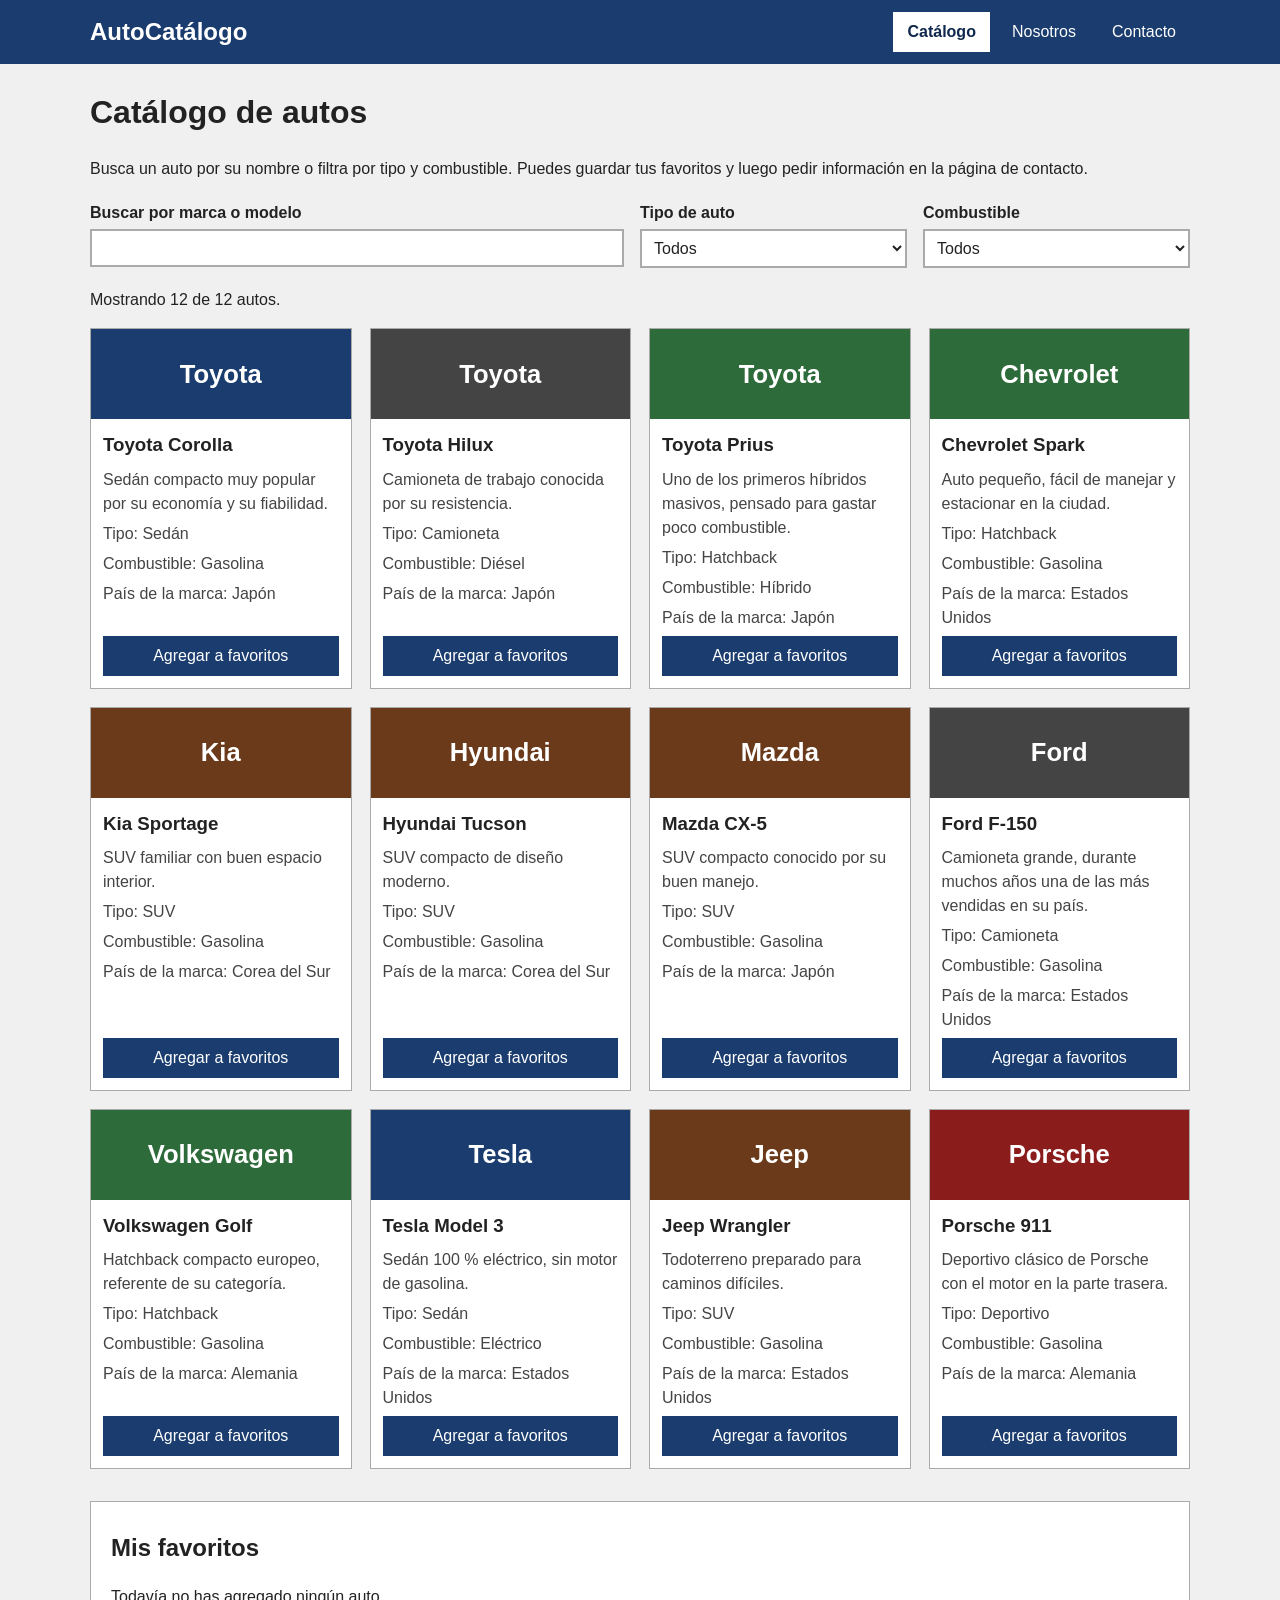
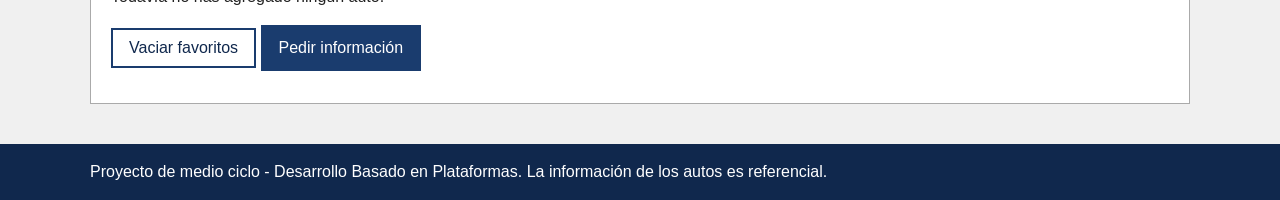
<file: index.html>
<!DOCTYPE html>
<html lang="es">
<head>
  <meta charset="utf-8">
  <meta name="viewport" content="width=device-width, initial-scale=1">
  <title>Catálogo | AutoCatálogo</title>
  <meta name="description" content="Catálogo de autos reales con búsqueda y filtros.">
  <link rel="stylesheet" href="css/styles.css">
</head>
<body>
  <a class="salto" href="#contenido">Saltar al contenido</a>
  <header class="cabecera">
    <div class="contenedor barra">
      <p class="logo">AutoCatálogo</p>
      <button class="menu-boton" type="button" aria-expanded="false" aria-controls="menu">Menú</button>
      <nav aria-label="Principal">
        <ul id="menu" class="menu">
          <li><a href="index.html" aria-current="page">Catálogo</a></li>
          <li><a href="nosotros.html">Nosotros</a></li>
          <li><a href="contacto.html">Contacto</a></li>
        </ul>
      </nav>
    </div>
  </header>
  <main id="contenido" class="contenedor">
    <h1>Catálogo de autos</h1>
    <p>Busca un auto por su nombre o filtra por tipo y combustible. Puedes guardar tus favoritos y luego pedir información en la página de contacto.</p>

    <section aria-labelledby="t-filtros" class="filtros">
      <h2 id="t-filtros" class="oculto">Buscar y filtrar</h2>
      <div class="campo">
        <label for="buscar">Buscar por marca o modelo</label>
        <input type="search" id="buscar" name="buscar" autocomplete="off">
      </div>
      <div class="campo">
        <label for="tipo">Tipo de auto</label>
        <select id="tipo" name="tipo">
          <option value="todos">Todos</option>
          <option value="Sedán">Sedán</option>
          <option value="Hatchback">Hatchback</option>
          <option value="SUV">SUV</option>
          <option value="Camioneta">Camioneta</option>
          <option value="Deportivo">Deportivo</option>
        </select>
      </div>
      <div class="campo">
        <label for="combustible">Combustible</label>
        <select id="combustible" name="combustible">
          <option value="todos">Todos</option>
          <option value="Gasolina">Gasolina</option>
          <option value="Diésel">Diésel</option>
          <option value="Híbrido">Híbrido</option>
          <option value="Eléctrico">Eléctrico</option>
        </select>
      </div>
    </section>

    <p id="estado" role="status"></p>
    <section aria-labelledby="t-autos">
      <h2 id="t-autos" class="oculto">Lista de autos</h2>
      <ul id="autos" class="rejilla"></ul>
    </section>

    <section aria-labelledby="t-fav" class="favoritos">
      <h2 id="t-fav">Mis favoritos</h2>
      <p id="fav-vacio">Todavía no has agregado ningún auto.</p>
      <ul id="favoritos"></ul>
      <p>
        <button type="button" id="vaciar" class="boton boton-sec">Vaciar favoritos</button>
        <a class="boton" href="contacto.html">Pedir información</a>
      </p>
    </section>
  </main>
  <footer class="pie">
    <div class="contenedor">
      <p>Proyecto de medio ciclo - Desarrollo Basado en Plataformas. La información de los autos es referencial.</p>
    </div>
  </footer>
  <script src="js/datos.js" defer></script>
  <script src="js/main.js" defer></script>
  <script src="js/catalogo.js" defer></script>
</body>
</html>
</file>
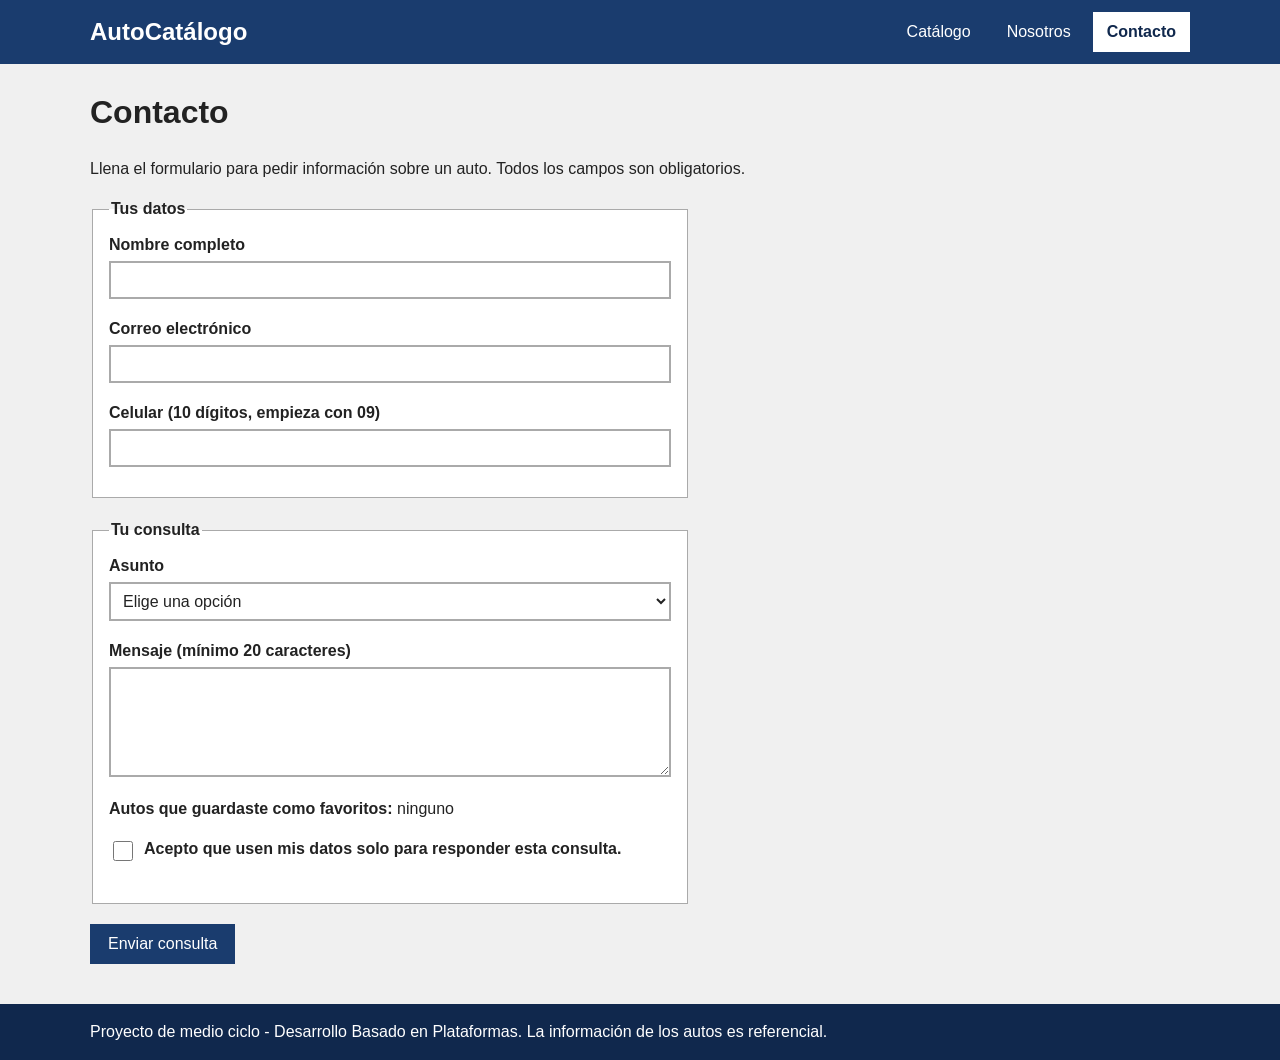
<file: contacto.html>
<!DOCTYPE html>
<html lang="es">
<head>
  <meta charset="utf-8">
  <meta name="viewport" content="width=device-width, initial-scale=1">
  <title>Contacto | AutoCatálogo</title>
  <meta name="description" content="Formulario de contacto para pedir información de un auto.">
  <link rel="stylesheet" href="css/styles.css">
</head>
<body>
  <a class="salto" href="#contenido">Saltar al contenido</a>
  <header class="cabecera">
    <div class="contenedor barra">
      <p class="logo">AutoCatálogo</p>
      <button class="menu-boton" type="button" aria-expanded="false" aria-controls="menu">Menú</button>
      <nav aria-label="Principal">
        <ul id="menu" class="menu">
          <li><a href="index.html">Catálogo</a></li>
          <li><a href="nosotros.html">Nosotros</a></li>
          <li><a href="contacto.html" aria-current="page">Contacto</a></li>
        </ul>
      </nav>
    </div>
  </header>
  <main id="contenido" class="contenedor">
    <h1>Contacto</h1>
    <p>Llena el formulario para pedir información sobre un auto. Todos los campos son obligatorios.</p>
    <p id="resumen" class="resumen" role="alert" tabindex="-1" hidden></p>
    <p id="exito" class="exito" role="status" tabindex="-1" hidden></p>
    <form id="formulario" novalidate>
      <fieldset>
        <legend>Tus datos</legend>
        <div class="campo">
          <label for="nombre">Nombre completo</label>
          <input type="text" id="nombre" name="nombre" autocomplete="name" aria-describedby="error-nombre" required>
          <p class="error" id="error-nombre"></p>
        </div>
        <div class="campo">
          <label for="correo">Correo electrónico</label>
          <input type="email" id="correo" name="correo" autocomplete="email" aria-describedby="error-correo" required>
          <p class="error" id="error-correo"></p>
        </div>
        <div class="campo">
          <label for="telefono">Celular (10 dígitos, empieza con 09)</label>
          <input type="tel" id="telefono" name="telefono" autocomplete="tel" inputmode="numeric" maxlength="10" aria-describedby="error-telefono" required>
          <p class="error" id="error-telefono"></p>
        </div>
      </fieldset>
      <fieldset>
        <legend>Tu consulta</legend>
        <div class="campo">
          <label for="asunto">Asunto</label>
          <select id="asunto" name="asunto" aria-describedby="error-asunto" required>
            <option value="">Elige una opción</option>
            <option value="Informacion">Información de un auto</option>
            <option value="Prueba">Prueba de manejo</option>
            <option value="Otro">Otro tema</option>
          </select>
          <p class="error" id="error-asunto"></p>
        </div>
        <div class="campo">
          <label for="mensaje">Mensaje (mínimo 20 caracteres)</label>
          <textarea id="mensaje" name="mensaje" rows="5" aria-describedby="error-mensaje" required></textarea>
          <p class="error" id="error-mensaje"></p>
        </div>
        <p><strong>Autos que guardaste como favoritos:</strong> <span id="interes">ninguno</span></p>
        <div class="campo campo-check">
          <input type="checkbox" id="acepta" name="acepta" aria-describedby="error-acepta" required>
          <label for="acepta">Acepto que usen mis datos solo para responder esta consulta.</label>
          <p class="error" id="error-acepta"></p>
        </div>
      </fieldset>
      <button type="submit" class="boton">Enviar consulta</button>
    </form>
  </main>
  <footer class="pie">
    <div class="contenedor">
      <p>Proyecto de medio ciclo - Desarrollo Basado en Plataformas. La información de los autos es referencial.</p>
    </div>
  </footer>
  <script src="js/datos.js" defer></script>
  <script src="js/main.js" defer></script>
  <script src="js/contacto.js" defer></script>
</body>
</html>
</file>
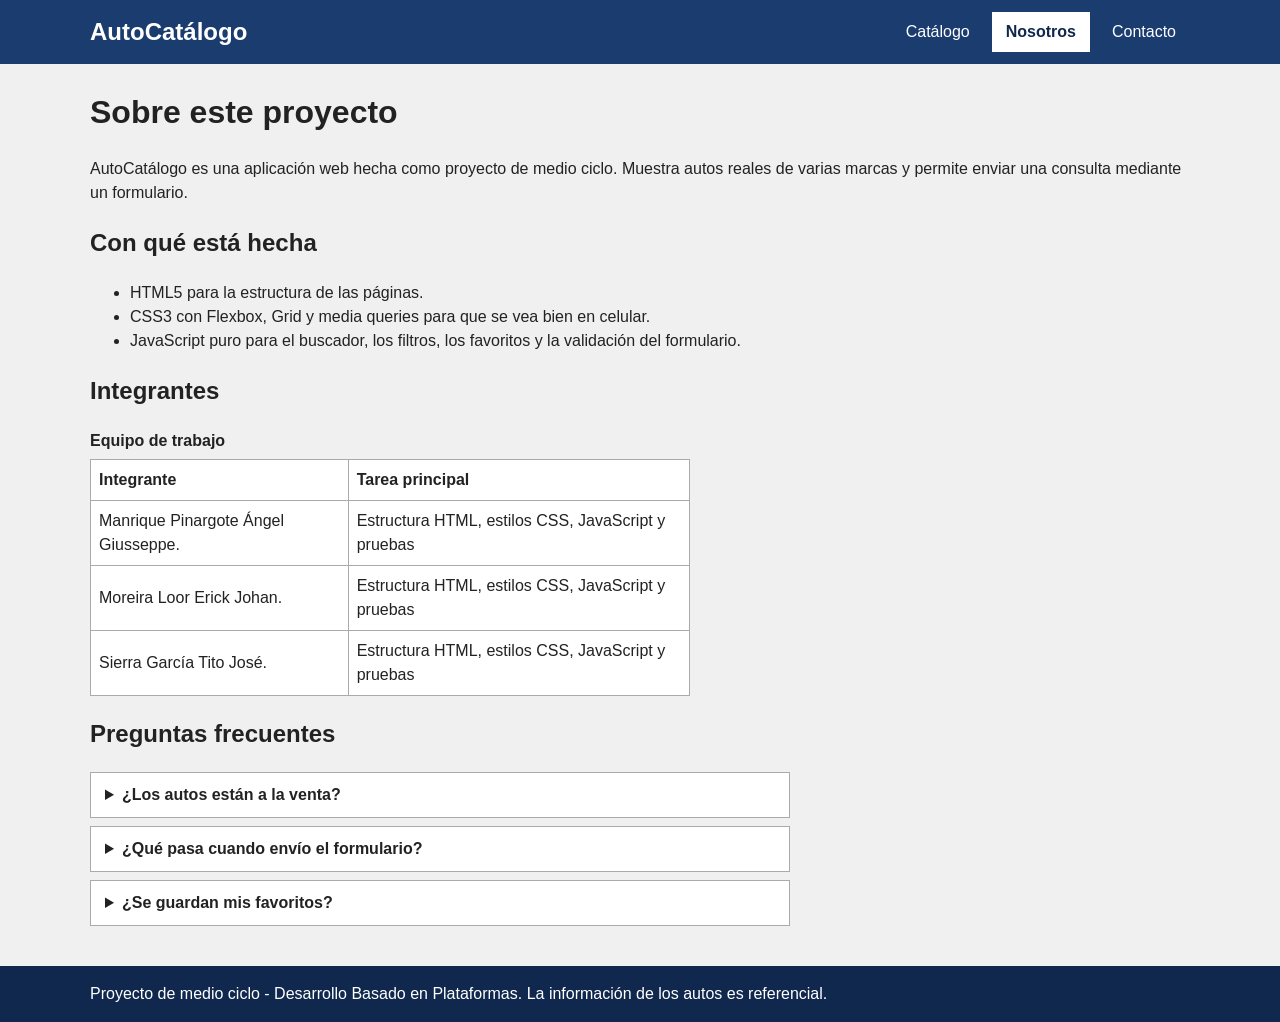
<file: nosotros.html>
<!DOCTYPE html>
<html lang="es">
<head>
  <meta charset="utf-8">
  <meta name="viewport" content="width=device-width, initial-scale=1">
  <title>Nosotros | AutoCatálogo</title>
  <meta name="description" content="Información sobre el proyecto AutoCatálogo.">
  <link rel="stylesheet" href="css/styles.css">
</head>
<body>
  <a class="salto" href="#contenido">Saltar al contenido</a>
  <header class="cabecera">
    <div class="contenedor barra">
      <p class="logo">AutoCatálogo</p>
      <button class="menu-boton" type="button" aria-expanded="false" aria-controls="menu">Menú</button>
      <nav aria-label="Principal">
        <ul id="menu" class="menu">
          <li><a href="index.html">Catálogo</a></li>
          <li><a href="nosotros.html" aria-current="page">Nosotros</a></li>
          <li><a href="contacto.html">Contacto</a></li>
        </ul>
      </nav>
    </div>
  </header>
  <main id="contenido" class="contenedor">
    <h1>Sobre este proyecto</h1>
    <p>AutoCatálogo es una aplicación web hecha como proyecto de medio ciclo. Muestra autos reales de varias marcas y permite enviar una consulta mediante un formulario.</p>

    <section aria-labelledby="t-hecho">
      <h2 id="t-hecho">Con qué está hecha</h2>
      <ul>
        <li>HTML5 para la estructura de las páginas.</li>
        <li>CSS3 con Flexbox, Grid y media queries para que se vea bien en celular.</li>
        <li>JavaScript puro para el buscador, los filtros, los favoritos y la validación del formulario.</li>
      </ul>
    </section>

    <section aria-labelledby="t-integrantes">
      <h2 id="t-integrantes">Integrantes</h2>
      <table class="tabla">
        <caption>Equipo de trabajo</caption>
        <thead><tr><th scope="col">Integrante</th><th scope="col">Tarea principal</th></tr></thead>
        <tbody>
          <tr><td>Manrique Pinargote Ángel Giusseppe.</td><td>Estructura HTML, estilos CSS, JavaScript y pruebas</td></tr>
          <tr><td>Moreira Loor Erick Johan.</td><td>Estructura HTML, estilos CSS, JavaScript y pruebas</td></tr>
          <tr><td>Sierra García Tito José.</td><td>Estructura HTML, estilos CSS, JavaScript y pruebas</td></tr>
        </tbody>
      </table>
    </section>

    <section aria-labelledby="t-faq">
      <h2 id="t-faq">Preguntas frecuentes</h2>
      <details><summary>¿Los autos están a la venta?</summary><p>No. Es un proyecto académico, por eso el catálogo no incluye precios y la información es solo referencial.</p></details>
      <details><summary>¿Qué pasa cuando envío el formulario?</summary><p>El formulario solo valida los datos y muestra un mensaje de confirmación. No se envía a ningún servidor.</p></details>
      <details><summary>¿Se guardan mis favoritos?</summary><p>Sí, se guardan en tu navegador para que los veas también en la página de contacto.</p></details>
    </section>
  </main>
  <footer class="pie">
    <div class="contenedor">
      <p>Proyecto de medio ciclo - Desarrollo Basado en Plataformas. La información de los autos es referencial.</p>
    </div>
  </footer>
  <script src="js/main.js" defer></script>
</body>
</html>
</file>
<file: css/styles.css>
/* Estilos de AutoCatálogo - proyecto de medio ciclo */
:root {
  --azul: #1a3c6e;
  --azul-oscuro: #10284d;
  --fondo: #f0f0f0;
  --texto: #222222;
  --gris: #444444;
  --borde: #aaaaaa;
  --error: #a00000;
  --foco: #0b4fc4;
}

* { box-sizing: border-box; }

body {
  margin: 0;
  font-family: Arial, Helvetica, sans-serif;
  line-height: 1.5;
  background: var(--fondo);
  color: var(--texto);
}

.contenedor { width: 90%; max-width: 1100px; margin: 0 auto; }
h1 { margin-top: 24px; }
a { color: var(--azul); }
:focus-visible { outline: 3px solid var(--foco); outline-offset: 2px; }

/* para ocultar texto solo visualmente (lo leen los lectores de pantalla) */
.oculto { position: absolute; width: 1px; height: 1px; overflow: hidden; clip: rect(0 0 0 0); white-space: nowrap; }
.salto { position: absolute; left: 8px; top: -60px; background: #fff; padding: 8px 12px; }
.salto:focus { top: 8px; }

/* Cabecera y menú con Flexbox */
.cabecera { background: var(--azul); color: #fff; }
.cabecera :focus-visible { outline-color: #fff; }
.barra { display: flex; justify-content: space-between; align-items: center; flex-wrap: wrap; padding: 12px 0; }
.logo { margin: 0; font-size: 1.5rem; font-weight: bold; }
.menu { display: flex; gap: 8px; list-style: none; margin: 0; padding: 0; }
.menu a { display: block; padding: 8px 14px; color: #fff; text-decoration: none; }
.menu a:hover { background: var(--azul-oscuro); }
.menu a[aria-current="page"] { background: #fff; color: var(--azul-oscuro); font-weight: bold; }
.menu-boton { display: none; font-size: 1rem; background: none; color: #fff; border: 2px solid #fff; padding: 6px 14px; cursor: pointer; }

/* Filtros */
.filtros { display: grid; grid-template-columns: 2fr 1fr 1fr; gap: 16px; margin: 20px 0; }
.campo { display: flex; flex-direction: column; margin-bottom: 14px; }
.filtros .campo { margin-bottom: 0; }
label { font-weight: bold; margin-bottom: 4px; }
input, select, textarea { font-size: 1rem; font-family: inherit; padding: 8px; border: 2px solid var(--borde); background: #fff; color: var(--texto); }

/* Catálogo con Grid */
.rejilla { display: grid; grid-template-columns: repeat(auto-fill, minmax(230px, 1fr)); gap: 18px; list-style: none; padding: 0; margin: 0; }
.tarjeta { background: #fff; border: 1px solid var(--borde); display: flex; flex-direction: column; }
.tarjeta-marca { display: flex; align-items: center; justify-content: center; height: 90px; color: #fff; font-size: 1.6rem; font-weight: bold; }
.t-Sedán { background: #1a3c6e; }
.t-Hatchback { background: #2e6b3a; }
.t-SUV { background: #6b3a1a; }
.t-Camioneta { background: #444444; }
.t-Deportivo { background: #8a1c1c; }
.tarjeta-cuerpo { padding: 12px; display: flex; flex-direction: column; flex: 1; }
.tarjeta h3 { margin: 0 0 8px; }
.tarjeta p { margin: 0 0 6px; color: var(--gris); }
.tarjeta .boton { margin-top: auto; }

/* Botones */
.boton { display: inline-block; font-size: 1rem; font-family: inherit; text-align: center; text-decoration: none; padding: 9px 16px; background: var(--azul); color: #fff; border: 2px solid var(--azul); cursor: pointer; }
.boton:hover { background: var(--azul-oscuro); border-color: var(--azul-oscuro); }
.boton-sec { background: #fff; color: var(--azul-oscuro); }
.boton-sec:hover { background: #dde6f3; color: var(--azul-oscuro); }
.quitar { font-size: 1rem; font-family: inherit; background: none; border: none; color: var(--error); text-decoration: underline; cursor: pointer; }

.favoritos { background: #fff; border: 1px solid var(--borde); padding: 8px 20px 16px; margin: 32px 0; }

/* Formulario */
form { max-width: 600px; }
fieldset { background: #fff; border: 1px solid var(--borde); margin-bottom: 20px; padding: 12px 16px; }
legend { font-weight: bold; }
.error { color: var(--error); margin: 4px 0 0; }
[aria-invalid="true"] { border-color: var(--error); }
.campo-check { flex-direction: row; flex-wrap: wrap; align-items: center; gap: 8px; }
.campo-check input { width: 20px; height: 20px; }
.campo-check .error { flex-basis: 100%; }
.resumen, .exito { max-width: 600px; padding: 10px 14px; border: 2px solid; }
.resumen { background: #fdeaea; color: var(--error); border-color: var(--error); }
.exito { background: #e6f2e6; color: #1b4d1b; border-color: #1b4d1b; }

/* Página Nosotros */
.tabla { border-collapse: collapse; background: #fff; width: 100%; max-width: 600px; }
.tabla caption { text-align: left; font-weight: bold; padding-bottom: 6px; }
.tabla th, .tabla td { border: 1px solid var(--borde); padding: 8px; text-align: left; }
details { background: #fff; border: 1px solid var(--borde); padding: 10px 14px; margin-bottom: 8px; max-width: 700px; }
summary { cursor: pointer; font-weight: bold; }

.pie { background: var(--azul-oscuro); color: #fff; margin-top: 40px; padding: 16px 0; }
.pie p { margin: 0; }

/* Diseño adaptable para celulares */
@media (max-width: 640px) {
  .menu-boton { display: inline-block; }
  nav { width: 100%; }
  .menu { display: none; flex-direction: column; }
  .menu.abierto { display: flex; }
  .filtros { grid-template-columns: 1fr; }
}
@media (prefers-reduced-motion: reduce) { * { transition: none !important; animation: none !important; } }
</file>
